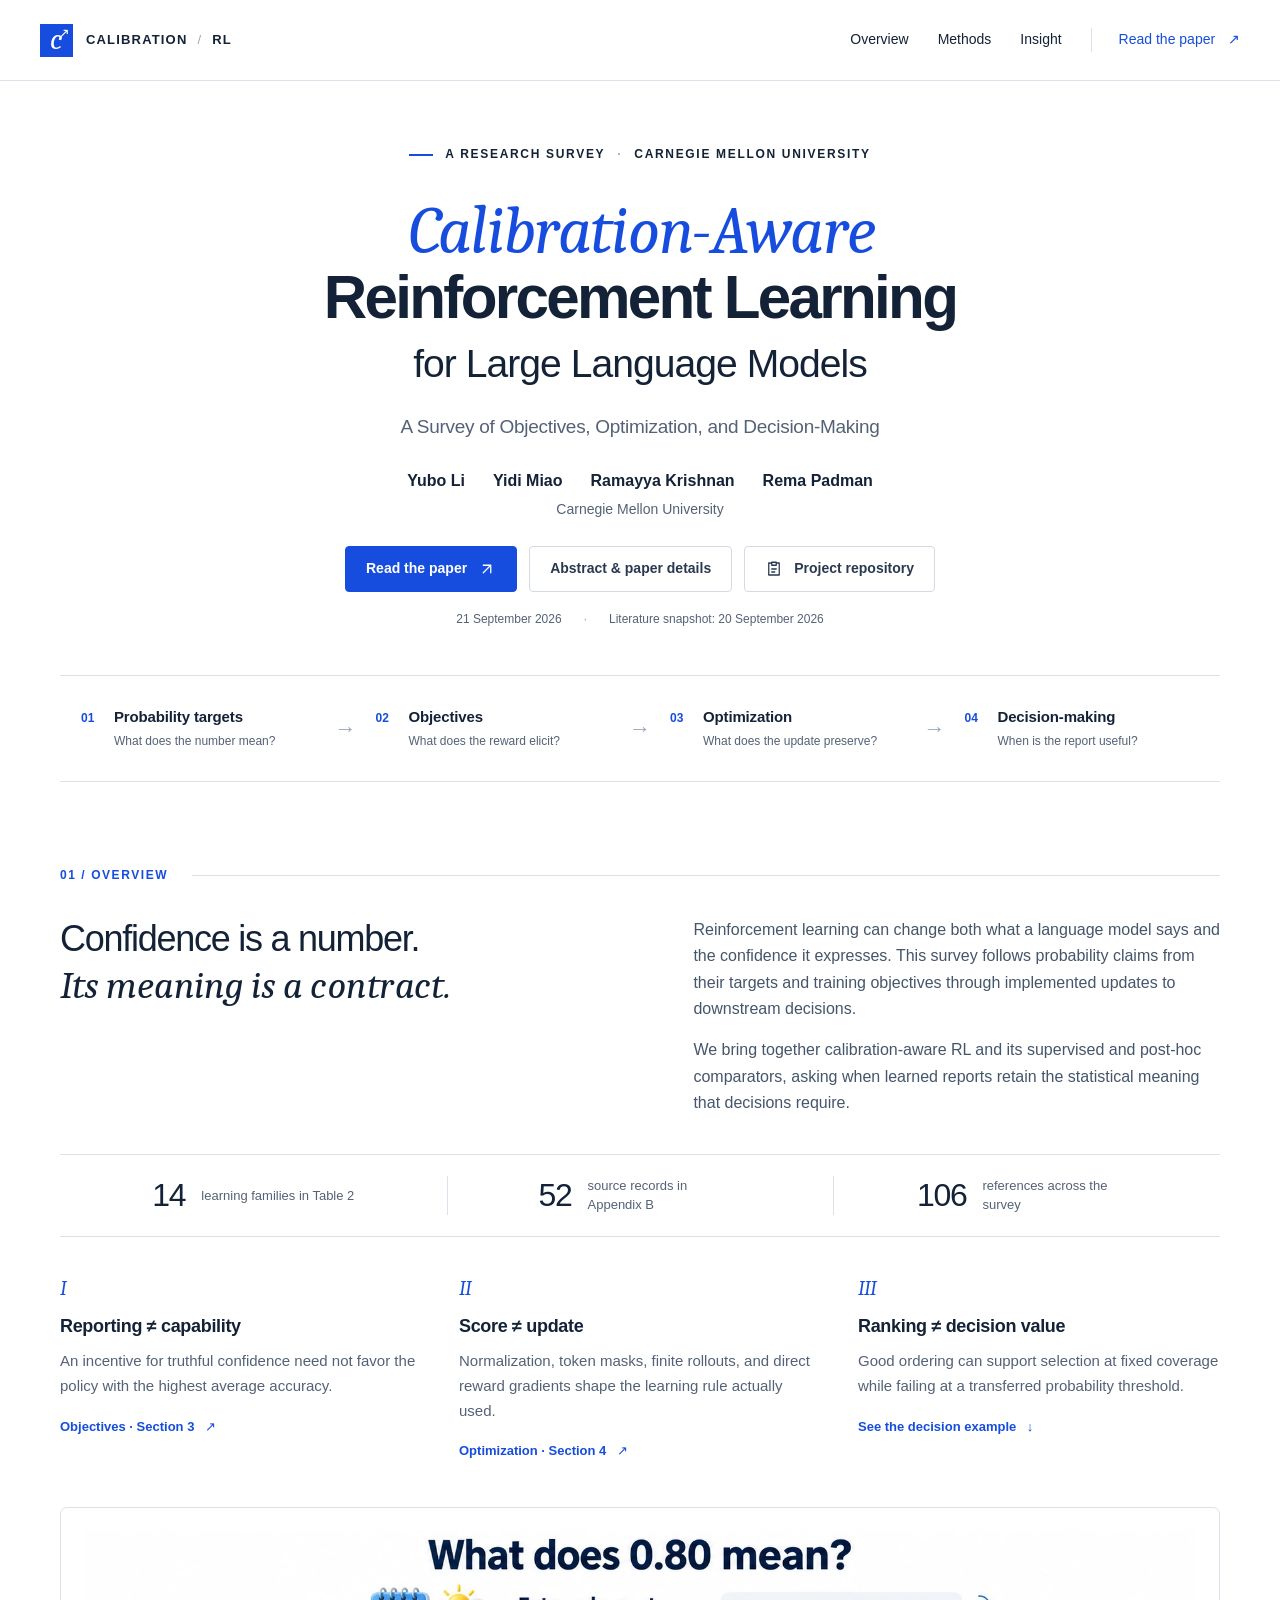
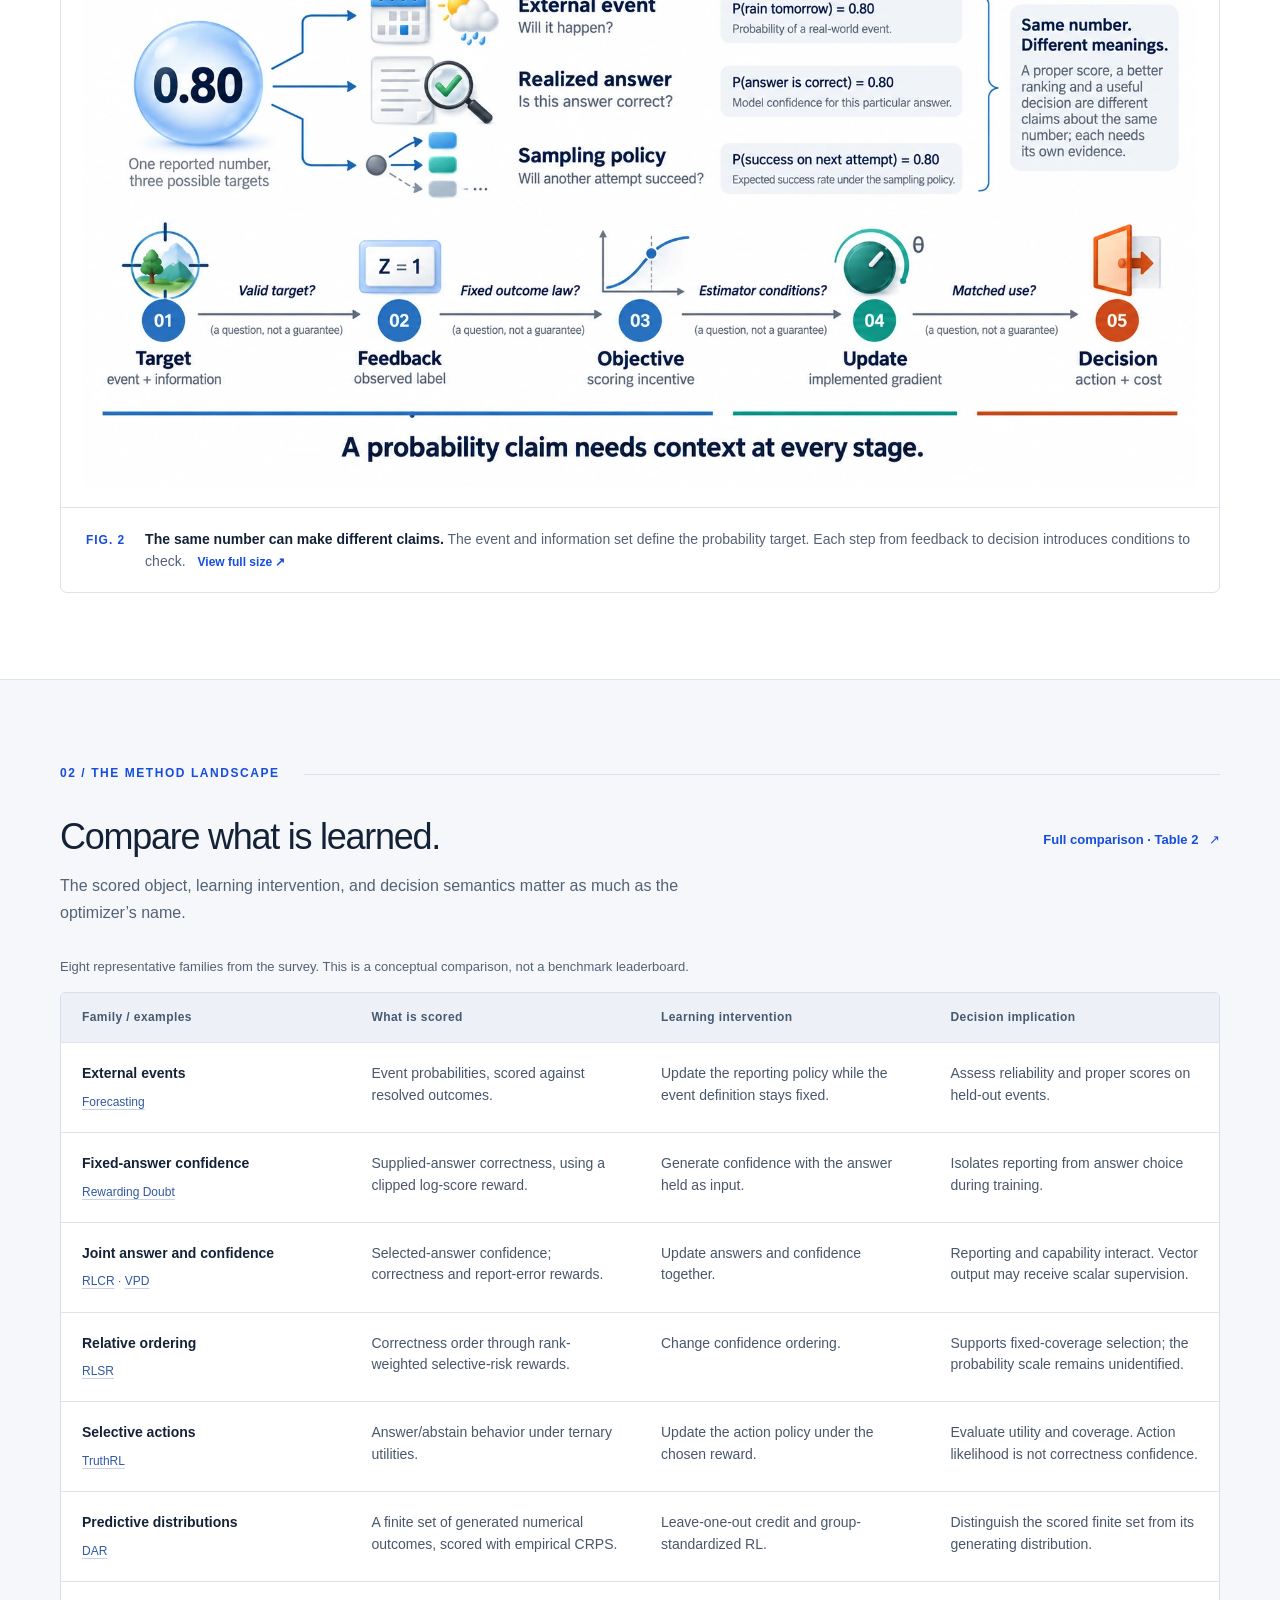
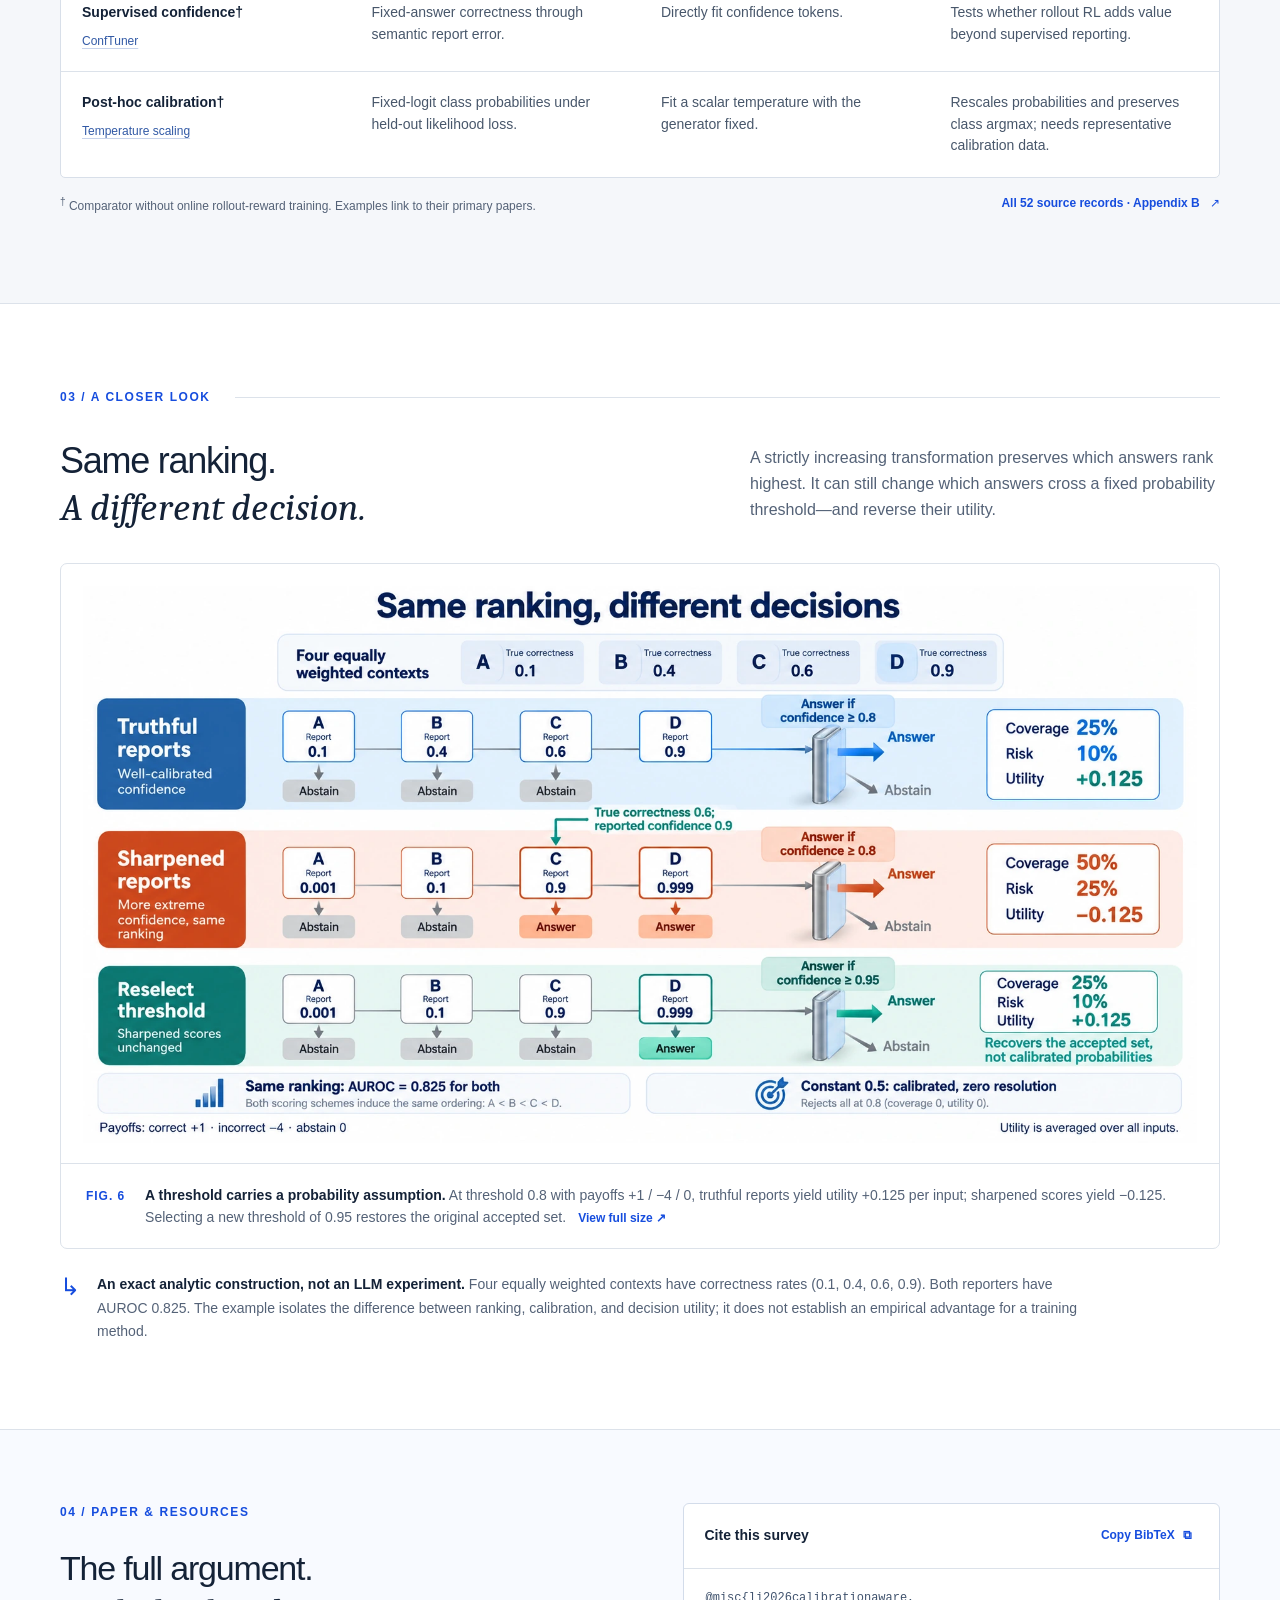
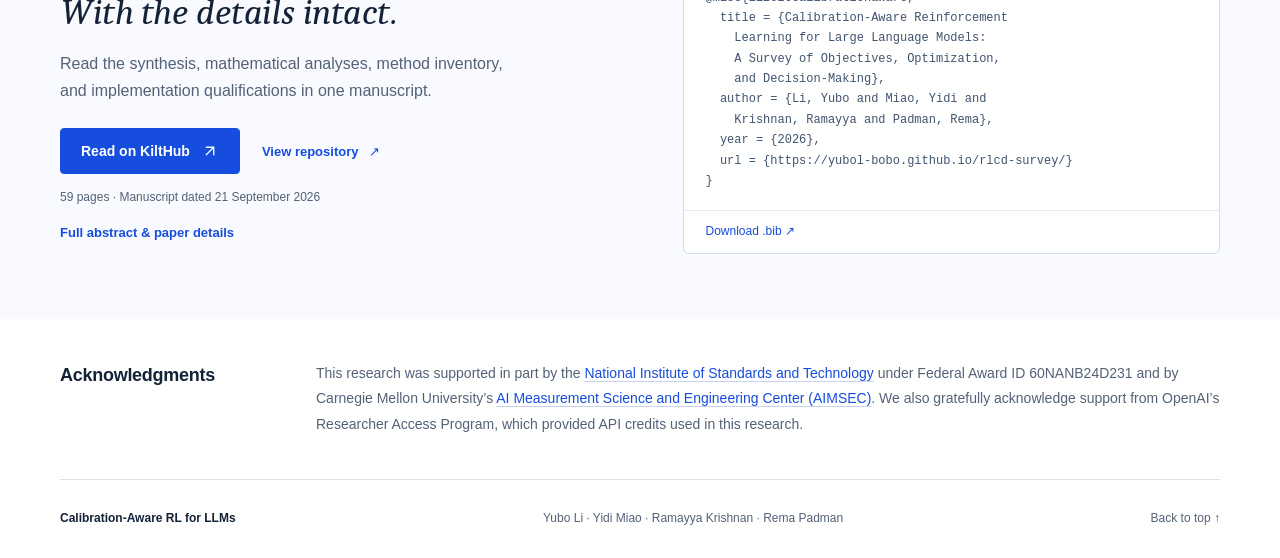
<file: index.html>
<!doctype html>
<html lang="en">
<head>
  <meta charset="utf-8">
  <meta name="viewport" content="width=device-width, initial-scale=1">
  <meta name="theme-color" content="#164dde">
  <title>Calibration-Aware Reinforcement Learning for Large Language Models: A Survey of Objectives, Optimization, and Decision-Making</title>
  <meta name="description" content="A survey of calibration-aware reinforcement learning for large language models: connecting probability targets, objectives, implemented updates, and decision-making.">
  <meta property="og:title" content="Calibration-Aware Reinforcement Learning for Large Language Models">
  <meta property="og:description" content="A survey of objectives, optimization, and decision-making. Yubo Li, Yidi Miao, Ramayya Krishnan, and Rema Padman · Carnegie Mellon University.">
  <meta property="og:type" content="website">
  <meta property="og:url" content="https://yubol-bobo.github.io/rlcd-survey/">
  <meta name="citation_title" content="Calibration-Aware Reinforcement Learning for Large Language Models: A Survey of Objectives, Optimization, and Decision-Making">
  <meta name="citation_author" content="Yubo Li">
  <meta name="citation_author" content="Yidi Miao">
  <meta name="citation_author" content="Ramayya Krishnan">
  <meta name="citation_author" content="Rema Padman">
  <meta name="citation_publication_date" content="2026/09/21">
  <meta name="citation_pdf_url" content="https://yubol-bobo.github.io/rlcd-survey/pdf/calibration-aware-rl-survey.pdf">
  <link rel="canonical" href="https://yubol-bobo.github.io/rlcd-survey/">
  <link rel="sitemap" type="application/xml" href="sitemap.xml">
  <link rel="icon" href="assets/favicon.svg" type="image/svg+xml">
  <link rel="preload" href="assets/fonts/Caladea-Italic.woff" as="font" type="font/woff" crossorigin>
  <link rel="stylesheet" href="styles.css">
  <script src="script.js" defer></script>
</head>
<body>
  <a class="skip-link" href="#overview">Skip to content</a>
  <header class="site-header">
    <div class="nav-wrap">
      <a class="wordmark" href="#top" aria-label="Calibration-aware RL survey home"><span class="brand-symbol" aria-hidden="true">c<span>↗</span></span>CALIBRATION<span class="wordmark-divider">/</span>RL</a>
      <nav aria-label="Main navigation"><a href="#overview">Overview</a><a href="#methods">Methods</a><a href="#insight">Insight</a><a class="nav-paper" href="https://kilthub.cmu.edu/articles/preprint/Calibration-Aware_Reinforcement_Learning_for_Large_Language_Models_A_Survey_of_Objectives_Optimization_and_Decision-Making/33989641?file=69317431">Read the paper <span aria-hidden="true">↗</span></a></nav>
    </div>
  </header>
  <main id="top">
    <section class="hero wrap" aria-labelledby="paper-title">
      <div class="eyebrow"><span class="blue-rule" aria-hidden="true"></span><span>A RESEARCH SURVEY</span><span class="eyebrow-dot">·</span><span class="eyebrow-institution">CARNEGIE MELLON UNIVERSITY</span></div>
      <h1 id="paper-title"><em>Calibration-Aware</em><br>Reinforcement Learning<span class="title-last">for Large Language Models</span></h1>
      <p class="subtitle">A Survey of Objectives, Optimization, and Decision-Making</p>
      <p class="authors"><span>Yubo Li</span><span>Yidi Miao</span><span>Ramayya Krishnan</span><span>Rema Padman</span></p>
      <p class="affiliation">Carnegie Mellon University</p>
      <div class="hero-actions"><a class="button primary" href="https://kilthub.cmu.edu/articles/preprint/Calibration-Aware_Reinforcement_Learning_for_Large_Language_Models_A_Survey_of_Objectives_Optimization_and_Decision-Making/33989641?file=69317431">Read the paper <svg aria-hidden="true" viewBox="0 0 24 24"><path d="M7 17 17 7M7 7h10v10"/></svg></a><a class="button secondary" href="paper.html">Abstract &amp; paper details</a><a class="button secondary" href="https://github.com/yubol-bobo/rlcd-survey"><svg aria-hidden="true" viewBox="0 0 24 24"><path d="M8 4H5v16h14V4h-3M9 3h6v4H9zM9 12h6M9 16h4"/></svg>Project repository</a></div>
      <div class="hero-meta"><span>21 September 2026</span><span>Literature snapshot: 20 September 2026</span></div>
      <div class="pipeline" aria-label="The survey connects probability targets, objectives, implemented updates, and decisions">
        <div><span class="step-number">01</span><span>Probability targets</span><small>What does the number mean?</small></div><span class="pipeline-arrow" aria-hidden="true">→</span>
        <div><span class="step-number">02</span><span>Objectives</span><small>What does the reward elicit?</small></div><span class="pipeline-arrow" aria-hidden="true">→</span>
        <div><span class="step-number">03</span><span>Optimization</span><small>What does the update preserve?</small></div><span class="pipeline-arrow" aria-hidden="true">→</span>
        <div><span class="step-number">04</span><span>Decision-making</span><small>When is the report useful?</small></div>
      </div>
    </section>

    <section class="section wrap" id="overview" aria-labelledby="overview-title">
      <div class="section-label"><span>01 / OVERVIEW</span><span class="section-line"></span></div>
      <div class="overview-grid">
        <h2 id="overview-title">Confidence is a number.<br><em>Its meaning is a contract.</em></h2>
        <div class="overview-copy"><p>Reinforcement learning can change both what a language model says and the confidence it expresses. This survey follows probability claims from their targets and training objectives through implemented updates to downstream decisions.</p><p>We bring together calibration-aware RL and its supervised and post-hoc comparators, asking when learned reports retain the statistical meaning that decisions require.</p></div>
      </div>
      <div class="evidence-strip"><p><strong>14</strong><span>learning families in Table 2</span></p><p><strong>52</strong><span>source records in Appendix B</span></p><p><strong>106</strong><span>references across the survey</span></p></div>
      <div class="insights-grid">
        <article><span class="small-index">I</span><h3>Reporting ≠ capability</h3><p>An incentive for truthful confidence need not favor the policy with the highest average accuracy.</p><a class="text-link" href="https://kilthub.cmu.edu/articles/preprint/Calibration-Aware_Reinforcement_Learning_for_Large_Language_Models_A_Survey_of_Objectives_Optimization_and_Decision-Making/33989641?file=69317431">Objectives · Section 3 <span aria-hidden="true">↗</span></a></article>
        <article><span class="small-index">II</span><h3>Score ≠ update</h3><p>Normalization, token masks, finite rollouts, and direct reward gradients shape the learning rule actually used.</p><a class="text-link" href="https://kilthub.cmu.edu/articles/preprint/Calibration-Aware_Reinforcement_Learning_for_Large_Language_Models_A_Survey_of_Objectives_Optimization_and_Decision-Making/33989641?file=69317431">Optimization · Section 4 <span aria-hidden="true">↗</span></a></article>
        <article><span class="small-index">III</span><h3>Ranking ≠ decision value</h3><p>Good ordering can support selection at fixed coverage while failing at a transferred probability threshold.</p><a class="text-link" href="#insight">See the decision example <span aria-hidden="true">↓</span></a></article>
      </div>
      <figure class="figure-shell overview-figure">
        <a class="figure-link" href="assets/probability-claims.webp" target="_blank" rel="noopener" aria-label="Open Figure 2: What does 0.80 mean? at full size"><img src="assets/probability-claims.webp" width="1774" height="887" loading="lazy" alt="A reported probability of 0.80 can describe an external event, the correctness of one realized answer, or success under a sampling policy. Target, feedback, objective, update, and decision are connected by conditions that need checking."></a>
        <figcaption><span class="figure-number">FIG. 2</span><div><strong>The same number can make different claims.</strong> The event and information set define the probability target. Each step from feedback to decision introduces conditions to check.<a class="figure-full" href="assets/probability-claims.webp" target="_blank" rel="noopener">View full size <span aria-hidden="true">↗</span></a></div></figcaption>
      </figure>
    </section>

    <section class="methods-section" id="methods" aria-labelledby="methods-title"><div class="wrap section">
      <div class="section-label"><span>02 / THE METHOD LANDSCAPE</span><span class="section-line"></span></div>
      <div class="section-heading"><div><h2 id="methods-title">Compare what is learned.</h2><p class="section-intro">The scored object, learning intervention, and decision semantics matter as much as the optimizer’s name.</p></div><a class="text-link" href="https://kilthub.cmu.edu/articles/preprint/Calibration-Aware_Reinforcement_Learning_for_Large_Language_Models_A_Survey_of_Objectives_Optimization_and_Decision-Making/33989641?file=69317431">Full comparison · Table 2 <span aria-hidden="true">↗</span></a></div>
      <p class="table-scope">Eight representative families from the survey. This is a conceptual comparison, not a benchmark leaderboard.</p>
      <p class="mobile-table-hint">Scroll horizontally to compare all four columns <span aria-hidden="true">↔</span></p>
      <div class="table-scroll" role="region" aria-label="Comparison of eight representative learning families" tabindex="0">
        <table><caption class="visually-hidden">Selected learning families, targets, interventions, and decision implications, adapted from Table 2.</caption><colgroup><col class="family-col"><col><col><col></colgroup><thead><tr><th scope="col">Family / examples</th><th scope="col">What is scored</th><th scope="col">Learning intervention</th><th scope="col">Decision implication</th></tr></thead><tbody>
<tr><th scope="row"><strong>External events</strong><span class="method-examples"><a href="https://arxiv.org/abs/2608.28482" title="Forecasting (P001)">Forecasting</a></span></th><td>Event probabilities, scored against resolved outcomes.</td><td>Update the reporting policy while the event definition stays fixed.</td><td>Assess reliability and proper scores on held-out events.</td></tr>
<tr><th scope="row"><strong>Fixed-answer confidence</strong><span class="method-examples"><a href="https://proceedings.iclr.cc/paper_files/paper/2026/hash/bf8065446507b0d3842838564ac4f1f3-Abstract-Conference.html" title="Rewarding Doubt (P011)">Rewarding Doubt</a></span></th><td>Supplied-answer correctness, using a clipped log-score reward.</td><td>Generate confidence with the answer held as input.</td><td>Isolates reporting from answer choice during training.</td></tr>
<tr><th scope="row"><strong>Joint answer and confidence</strong><span class="method-examples"><a href="https://proceedings.iclr.cc/paper_files/paper/2026/hash/615675cc6e94ddb1a783904fb178b5f6-Abstract-Conference.html" title="RLCR (P010)">RLCR</a> · <a href="https://arxiv.org/abs/2511.14275" title="VPD (P067)">VPD</a></span></th><td>Selected-answer confidence; correctness and report-error rewards.</td><td>Update answers and confidence together.</td><td>Reporting and capability interact. Vector output may receive scalar supervision.</td></tr>
<tr><th scope="row"><strong>Relative ordering</strong><span class="method-examples"><a href="https://arxiv.org/abs/2607.03528" title="RLSR (P030)">RLSR</a></span></th><td>Correctness order through rank-weighted selective-risk rewards.</td><td>Change confidence ordering.</td><td>Supports fixed-coverage selection; the probability scale remains unidentified.</td></tr>
<tr><th scope="row"><strong>Selective actions</strong><span class="method-examples"><a href="https://icml.cc/virtual/2026/poster/63785" title="TruthRL (P020)">TruthRL</a></span></th><td>Answer/abstain behavior under ternary utilities.</td><td>Update the action policy under the chosen reward.</td><td>Evaluate utility and coverage. Action likelihood is not correctness confidence.</td></tr>
<tr><th scope="row"><strong>Predictive distributions</strong><span class="method-examples"><a href="https://arxiv.org/abs/2605.20740" title="DAR (P078)">DAR</a></span></th><td>A finite set of generated numerical outcomes, scored with empirical CRPS.</td><td>Leave-one-out credit and group-standardized RL.</td><td>Distinguish the scored finite set from its generating distribution.</td></tr>
<tr><th scope="row"><strong>Supervised confidence†</strong><span class="method-examples"><a href="https://doi.org/10.52202/085713-1783" title="ConfTuner (P009)">ConfTuner</a></span></th><td>Fixed-answer correctness through semantic report error.</td><td>Directly fit confidence tokens.</td><td>Tests whether rollout RL adds value beyond supervised reporting.</td></tr>
<tr><th scope="row"><strong>Post-hoc calibration†</strong><span class="method-examples"><a href="https://proceedings.mlr.press/v70/guo17a.html" title="Temperature scaling (P055)">Temperature scaling</a></span></th><td>Fixed-logit class probabilities under held-out likelihood loss.</td><td>Fit a scalar temperature with the generator fixed.</td><td>Rescales probabilities and preserves class argmax; needs representative calibration data.</td></tr>
        </tbody></table>
      </div>
      <div class="table-note"><p><sup>†</sup> Comparator without online rollout-reward training. Examples link to their primary papers.</p><a class="text-link" href="https://kilthub.cmu.edu/articles/preprint/Calibration-Aware_Reinforcement_Learning_for_Large_Language_Models_A_Survey_of_Objectives_Optimization_and_Decision-Making/33989641?file=69317431">All 52 source records · Appendix B <span aria-hidden="true">↗</span></a></div>
    </div></section>

    <section class="section wrap" id="insight" aria-labelledby="insight-title">
      <div class="section-label"><span>03 / A CLOSER LOOK</span><span class="section-line"></span></div>
      <div class="section-heading insight-heading"><div><h2 id="insight-title">Same ranking.<br><em>A different decision.</em></h2></div><p class="section-intro">A strictly increasing transformation preserves which answers rank highest. It can still change which answers cross a fixed probability threshold—and reverse their utility.</p></div>
      <figure class="figure-shell">
        <a class="figure-link" href="assets/decision-thresholds.webp" target="_blank" rel="noopener" aria-label="Open Figure 6: the decision threshold example at full size"><img src="assets/decision-thresholds.webp" width="1774" height="887" loading="lazy" alt="An exact four-context example compares truthful confidence with sharpened scores. At the same threshold of 0.8, truthful reports accept only context D, while sharpened scores also accept context C. Both have the same ranking but different risk and utility."></a>
        <figcaption><span class="figure-number">FIG. 6</span><div><strong>A threshold carries a probability assumption.</strong> At threshold 0.8 with payoffs +1 / −4 / 0, truthful reports yield utility +0.125 per input; sharpened scores yield −0.125. Selecting a new threshold of 0.95 restores the original accepted set.<a class="figure-full" href="assets/decision-thresholds.webp" target="_blank" rel="noopener">View full size <span aria-hidden="true">↗</span></a></div></figcaption>
      </figure>
      <div class="analytic-note"><span class="note-mark" aria-hidden="true">↳</span><p><strong>An exact analytic construction, not an LLM experiment.</strong> Four equally weighted contexts have correctness rates (0.1, 0.4, 0.6, 0.9). Both reporters have AUROC 0.825. The example isolates the difference between ranking, calibration, and decision utility; it does not establish an empirical advantage for a training method.</p></div>
    </section>

    <section class="paper-section" id="paper" aria-labelledby="paper-section-title"><div class="wrap paper-grid">
      <div><div class="section-label"><span>04 / PAPER & RESOURCES</span></div><h2 id="paper-section-title">The full argument.<br><em>With the details intact.</em></h2><p>Read the synthesis, mathematical analyses, method inventory, and implementation qualifications in one manuscript.</p><div class="hero-actions"><a class="button primary" href="https://kilthub.cmu.edu/articles/preprint/Calibration-Aware_Reinforcement_Learning_for_Large_Language_Models_A_Survey_of_Objectives_Optimization_and_Decision-Making/33989641?file=69317431">Read on KiltHub <svg aria-hidden="true" viewBox="0 0 24 24"><path d="M7 17 17 7M7 7h10v10"/></svg></a><a class="text-link" href="https://github.com/yubol-bobo/rlcd-survey">View repository <span aria-hidden="true">↗</span></a></div><p class="paper-details">59 pages · Manuscript dated 21 September 2026</p><p class="paper-details"><a class="text-link" href="paper.html">Full abstract &amp; paper details</a></p></div>
      <div class="citation-block"><div class="citation-header"><h3>Cite this survey</h3><button type="button" id="copy-citation" aria-label="Copy BibTeX citation">Copy BibTeX <span aria-hidden="true">⧉</span></button></div><pre><code id="citation-text">@misc{li2026calibrationaware,
  title = {Calibration-Aware Reinforcement
    Learning for Large Language Models:
    A Survey of Objectives, Optimization,
    and Decision-Making},
  author = {Li, Yubo and Miao, Yidi and
    Krishnan, Ramayya and Padman, Rema},
  year = {2026},
  url = {https://yubol-bobo.github.io/rlcd-survey/}
}</code></pre><div class="citation-bottom"><a href="citation.bib" download>Download .bib <span aria-hidden="true">↗</span></a><span id="copy-status" role="status" aria-live="polite"></span></div></div>
    </div></section>
    <section class="acknowledgments wrap" id="acknowledgments" aria-labelledby="acknowledgments-title">
      <h2 id="acknowledgments-title">Acknowledgments</h2>
      <p>This research was supported in part by the <a href="https://ror.org/05xpvk416">National Institute of Standards and Technology</a> under Federal Award ID 60NANB24D231 and by Carnegie Mellon University’s <a href="https://www.cmu.edu/aimsec/research/index.html">AI Measurement Science and Engineering Center (AIMSEC)</a>. We also gratefully acknowledge support from OpenAI’s Researcher Access Program, which provided API credits used in this research.</p>
    </section>
  </main>
  <footer class="wrap"><p>Calibration-Aware RL for LLMs</p><p>Yubo Li · Yidi Miao · Ramayya Krishnan · Rema Padman</p><a href="#top">Back to top <span aria-hidden="true">↑</span></a></footer>
</body>
</html>
</file>
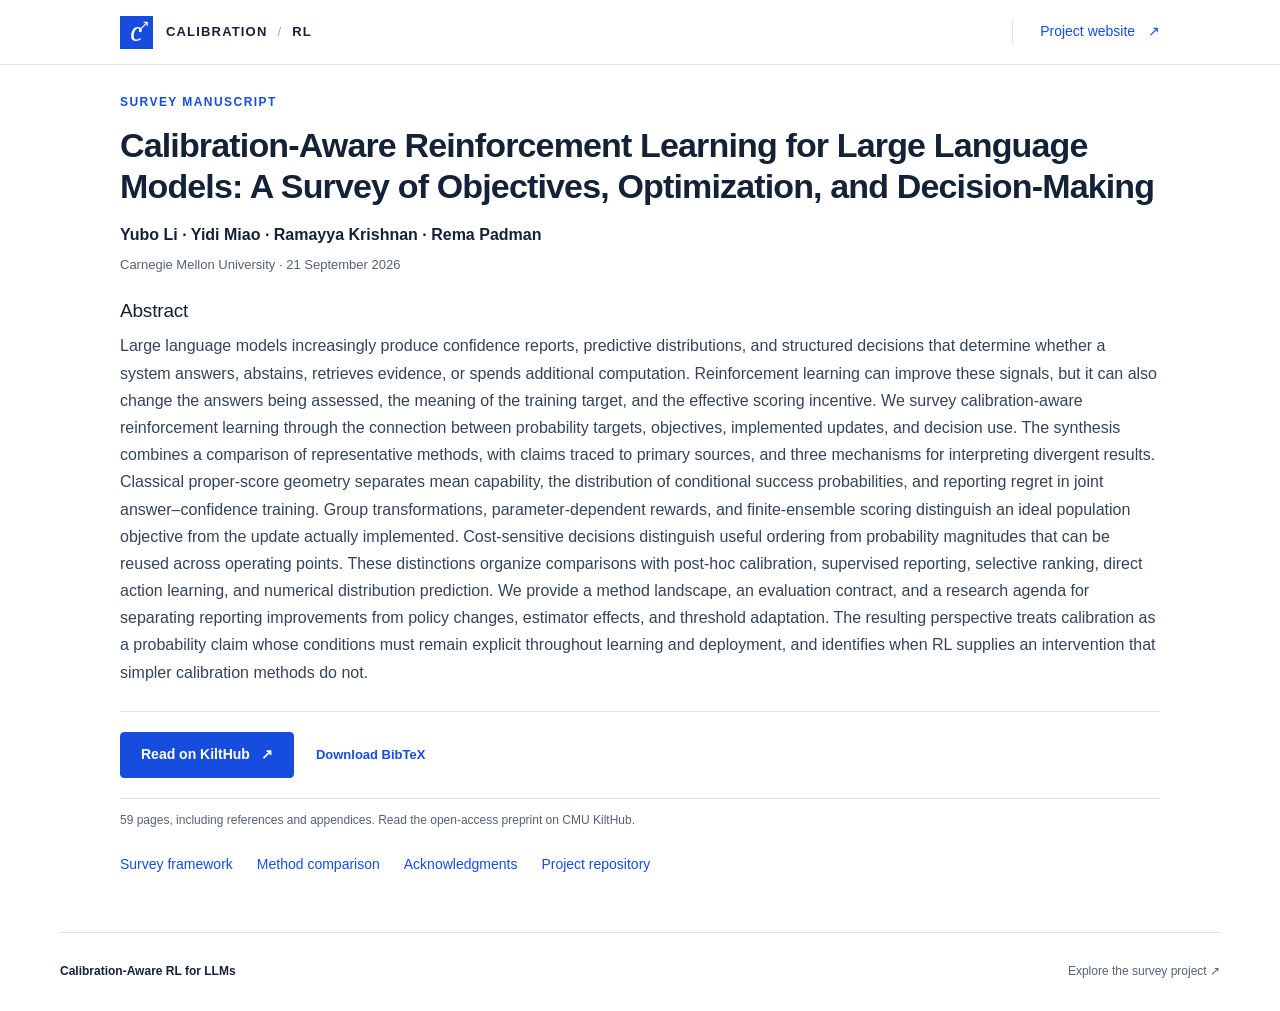
<file: paper.html>
<!doctype html>
<html lang="en">
<head>
  <meta charset="utf-8">
  <meta name="viewport" content="width=device-width, initial-scale=1">
  <meta name="theme-color" content="#164dde">
  <title>Calibration-Aware Reinforcement Learning for Large Language Models: A Survey of Objectives, Optimization, and Decision-Making</title>
  <meta name="description" content="A survey connecting probability targets, objectives, implemented updates, and decision-making in calibration-aware reinforcement learning for large language models.">
  <meta name="citation_title" content="Calibration-Aware Reinforcement Learning for Large Language Models: A Survey of Objectives, Optimization, and Decision-Making">
  <meta name="citation_author" content="Yubo Li">
  <meta name="citation_author" content="Yidi Miao">
  <meta name="citation_author" content="Ramayya Krishnan">
  <meta name="citation_author" content="Rema Padman">
  <meta name="citation_publication_date" content="2026/09/21">
  <meta name="citation_pdf_url" content="https://yubol-bobo.github.io/rlcd-survey/pdf/calibration-aware-rl-survey.pdf">
  <link rel="canonical" href="https://yubol-bobo.github.io/rlcd-survey/paper.html">
  <link rel="alternate" type="application/pdf" href="https://yubol-bobo.github.io/rlcd-survey/pdf/calibration-aware-rl-survey.pdf" title="Full paper">
  <link rel="sitemap" type="application/xml" href="sitemap.xml">
  <meta property="og:type" content="article">
  <meta property="og:title" content="Calibration-Aware Reinforcement Learning for Large Language Models: A Survey of Objectives, Optimization, and Decision-Making">
  <meta property="og:description" content="By Yubo Li, Yidi Miao, Ramayya Krishnan, and Rema Padman. Full abstract and open-access manuscript.">
  <meta property="og:url" content="https://yubol-bobo.github.io/rlcd-survey/paper.html">
  <link rel="icon" href="assets/favicon.svg" type="image/svg+xml">
  <link rel="stylesheet" href="styles.css">
  <link rel="stylesheet" href="paper.css">
  <script type="application/ld+json">{"@context": "https://schema.org", "@type": "ScholarlyArticle", "headline": "Calibration-Aware Reinforcement Learning for Large Language Models: A Survey of Objectives, Optimization, and Decision-Making", "name": "Calibration-Aware Reinforcement Learning for Large Language Models: A Survey of Objectives, Optimization, and Decision-Making", "author": [{"@type": "Person", "name": "Yubo Li"}, {"@type": "Person", "name": "Yidi Miao"}, {"@type": "Person", "name": "Ramayya Krishnan"}, {"@type": "Person", "name": "Rema Padman"}], "datePublished": "2026-09-21", "inLanguage": "en", "url": "https://yubol-bobo.github.io/rlcd-survey/paper.html", "abstract": "Large language models increasingly produce confidence reports, predictive distributions, and structured decisions that determine whether a system answers, abstains, retrieves evidence, or spends additional computation. Reinforcement learning can improve these signals, but it can also change the answers being assessed, the meaning of the training target, and the effective scoring incentive. We survey calibration-aware reinforcement learning through the connection between probability targets, objectives, implemented updates, and decision use. The synthesis combines a comparison of representative methods, with claims traced to primary sources, and three mechanisms for interpreting divergent results. Classical proper-score geometry separates mean capability, the distribution of conditional success probabilities, and reporting regret in joint answer–confidence training. Group transformations, parameter-dependent rewards, and finite-ensemble scoring distinguish an ideal population objective from the update actually implemented. Cost-sensitive decisions distinguish useful ordering from probability magnitudes that can be reused across operating points. These distinctions organize comparisons with post-hoc calibration, supervised reporting, selective ranking, direct action learning, and numerical distribution prediction. We provide a method landscape, an evaluation contract, and a research agenda for separating reporting improvements from policy changes, estimator effects, and threshold adaptation. The resulting perspective treats calibration as a probability claim whose conditions must remain explicit throughout learning and deployment, and identifies when RL supplies an intervention that simpler calibration methods do not.", "encoding": {"@type": "MediaObject", "contentUrl": "https://yubol-bobo.github.io/rlcd-survey/pdf/calibration-aware-rl-survey.pdf", "encodingFormat": "application/pdf"}}</script>
</head>
<body class="paper-page">
  <a class="skip-link" href="#abstract">Skip to abstract</a>
  <header class="site-header"><div class="nav-wrap">
    <a class="wordmark" href="./" aria-label="Calibration-aware RL survey project"><span class="brand-symbol" aria-hidden="true">c<span>↗</span></span>CALIBRATION<span class="wordmark-divider">/</span>RL</a>
    <nav aria-label="Paper navigation"><a class="nav-paper" href="./">Project website <span aria-hidden="true">↗</span></a></nav>
  </div></header>
  <main class="publication">
    <article aria-labelledby="paper-title">
      <p class="publication-kind">Survey manuscript</p>
      <h1 class="citation_title" id="paper-title">Calibration-Aware Reinforcement Learning for Large Language Models: A Survey of Objectives, Optimization, and Decision-Making</h1>
      <p class="publication-authors citation_author">Yubo Li · Yidi Miao · Ramayya Krishnan · Rema Padman</p>
      <p class="publication-meta">Carnegie Mellon University · <time datetime="2026-09-21">21 September 2026</time></p>
      <section class="abstract" id="abstract" aria-labelledby="abstract-title">
        <h2 id="abstract-title">Abstract</h2>
        <p>Large language models increasingly produce confidence reports, predictive distributions, and structured decisions that determine whether a system answers, abstains, retrieves evidence, or spends additional computation. Reinforcement learning can improve these signals, but it can also change the answers being assessed, the meaning of the training target, and the effective scoring incentive. We survey calibration-aware reinforcement learning through the connection between probability targets, objectives, implemented updates, and decision use. The synthesis combines a comparison of representative methods, with claims traced to primary sources, and three mechanisms for interpreting divergent results. Classical proper-score geometry separates mean capability, the distribution of conditional success probabilities, and reporting regret in joint answer–confidence training. Group transformations, parameter-dependent rewards, and finite-ensemble scoring distinguish an ideal population objective from the update actually implemented. Cost-sensitive decisions distinguish useful ordering from probability magnitudes that can be reused across operating points. These distinctions organize comparisons with post-hoc calibration, supervised reporting, selective ranking, direct action learning, and numerical distribution prediction. We provide a method landscape, an evaluation contract, and a research agenda for separating reporting improvements from policy changes, estimator effects, and threshold adaptation. The resulting perspective treats calibration as a probability claim whose conditions must remain explicit throughout learning and deployment, and identifies when RL supplies an intervention that simpler calibration methods do not.</p>
      </section>
      <div class="publication-actions">
        <a class="button primary" href="https://kilthub.cmu.edu/articles/preprint/Calibration-Aware_Reinforcement_Learning_for_Large_Language_Models_A_Survey_of_Objectives_Optimization_and_Decision-Making/33989641?file=69317431">Read on KiltHub <span aria-hidden="true">↗</span></a>
        <a class="text-link" href="citation.bib" download>Download BibTeX</a>
      </div>
      <p class="publication-note">59 pages, including references and appendices. Read the open-access preprint on CMU KiltHub.</p>
      <div class="publication-resources">
        <a href="./#overview">Survey framework</a>
        <a href="./#methods">Method comparison</a>
        <a href="./#acknowledgments">Acknowledgments</a>
        <a href="https://github.com/yubol-bobo/rlcd-survey">Project repository</a>
      </div>
    </article>
  </main>
  <footer class="wrap"><p>Calibration-Aware RL for LLMs</p><a href="./">Explore the survey project <span aria-hidden="true">↗</span></a></footer>
</body>
</html>
</file>
<file: styles.css>
@font-face{font-family:Caladea;src:url('assets/fonts/Caladea-Italic.woff') format('woff');font-style:italic;font-weight:400;font-display:swap}
:root{--ink:#142237;--muted:#546277;--blue:#164dde;--line:#dce2ea;--pale:#f5f7fa;--wrap:1160px;--serif:Caladea,Georgia,serif}
*{box-sizing:border-box}html{scroll-behavior:smooth;scroll-padding-top:100px}body{margin:0;background:#fff;color:var(--ink);font:16px/1.65 -apple-system,BlinkMacSystemFont,'Segoe UI',Arial,sans-serif;-webkit-font-smoothing:antialiased}a{color:inherit;text-decoration:none}button{font:inherit}a,button{-webkit-tap-highlight-color:transparent}a:focus-visible,button:focus-visible,.table-scroll:focus-visible{outline:3px solid var(--blue);outline-offset:5px}::selection{background:#dce8ff;color:#13377c}.wrap{width:min(var(--wrap),calc(100% - 96px));margin-inline:auto}.site-header{border-bottom:1px solid var(--line);background:rgba(255,255,255,.97);position:sticky;top:0;z-index:10}.nav-wrap{width:min(1320px,calc(100% - 80px));height:80px;margin:auto;display:flex;align-items:center;justify-content:space-between}.wordmark{display:flex;align-items:center;gap:10px;font-size:13px;font-weight:750;letter-spacing:.09em}.wordmark-divider{color:#9ba6b7;font-weight:400}.brand-symbol{position:relative;background:var(--blue);color:white;font:italic 29px var(--serif);width:33px;height:33px;text-align:center;line-height:28px;letter-spacing:0;margin-right:3px}.brand-symbol span{position:absolute;right:3px;top:1px;font:14px Arial}nav{display:flex;align-items:center;gap:29px;font-size:14px;font-weight:500}nav a:hover,nav a[aria-current],.text-link:hover{color:var(--blue)}.nav-paper{padding-left:27px;border-left:1px solid var(--line);color:var(--blue)}.nav-paper span{padding-left:9px}.hero{padding-top:64px;text-align:center}.eyebrow{font-size:12px;letter-spacing:.14em;font-weight:600;display:flex;align-items:center;justify-content:center;gap:12px}.blue-rule{width:24px;height:2px;background:var(--blue)}.eyebrow-dot{color:#9ba6b7}h1,h2,h3,p{margin:0}h1{font-size:clamp(42px,4.7vw,69px);font-weight:550;line-height:1.09;letter-spacing:-.045em;margin:28px 0 21px}h1 em{font-family:var(--serif);font-weight:400;color:var(--blue);font-size:1.1em;letter-spacing:-.035em}h1 .title-last{display:block;font-size:.65em;letter-spacing:-.025em;line-height:1.3;margin-top:8px;font-weight:430}.subtitle{font-size:19px;color:var(--muted);letter-spacing:-.015em}.authors{display:flex;flex-wrap:wrap;justify-content:center;gap:8px 28px;margin-top:26px;font-size:16px;font-weight:550}.affiliation{font-size:14px;color:var(--muted);margin-top:4px}.hero-actions{display:flex;flex-wrap:wrap;align-items:center;justify-content:center;gap:12px;margin-top:24px}.button{min-height:46px;padding:10px 20px;border:1px solid var(--blue);display:inline-flex;align-items:center;justify-content:center;gap:11px;border-radius:4px;font-weight:600;font-size:14px;transition:background .15s,transform .15s}.button:hover{transform:translateY(-2px)}.button.primary{background:var(--blue);color:white}.button.primary:hover{background:#123eb2}.button.secondary{border-color:#d3dae4;background:white;color:#29394f}.button.secondary:hover{background:var(--pale)}.button svg{width:18px;height:18px;fill:none;stroke:currentColor;stroke-width:1.7;stroke-linecap:round;stroke-linejoin:round}.hero-meta{font-size:12px;display:flex;justify-content:center;gap:22px;color:var(--muted);margin-top:18px}.hero-meta span+span:before{content:'·';margin-right:22px;color:#8b96a7}.pipeline{margin-top:46px;padding:29px 5px;border-top:1px solid var(--line);border-bottom:1px solid var(--line);display:grid;grid-template-columns:1fr 28px 1fr 28px 1fr 28px 1fr;align-items:center;text-align:left}.pipeline>div{padding-left:16px;display:grid;grid-template-columns:26px 1fr;gap:2px 7px}.pipeline .step-number{grid-row:span 2;color:var(--blue);font-size:12px;margin-top:4px;font-weight:600}.pipeline div>span:not(.step-number){font-weight:600;font-size:15px;letter-spacing:-.01em}.pipeline small{font-size:12px;color:var(--muted);white-space:nowrap}.pipeline-arrow{color:#9ca9ba;font-size:22px;text-align:center}.section{padding-top:84px;padding-bottom:86px}.section-label{display:flex;align-items:center;gap:24px;color:var(--blue);font-size:12px;font-weight:650;letter-spacing:.13em;margin-bottom:31px}.section-line{height:1px;background:var(--line);flex:1}h2{font-size:36px;line-height:1.22;letter-spacing:-.035em;font-weight:540}h2 em{font-family:var(--serif);font-weight:400;letter-spacing:-.012em;font-size:1.07em}h3{font-size:18px;line-height:1.4;letter-spacing:-.018em;font-weight:620}.overview-grid{display:grid;grid-template-columns:1.07fr 1fr;gap:70px;align-items:start}.overview-copy{color:#45556a}.overview-copy p+p{margin-top:15px}.evidence-strip{display:grid;grid-template-columns:repeat(3,1fr);border-block:1px solid var(--line);margin:38px 0 34px;padding:21px 0}.evidence-strip p{display:flex;align-items:center;gap:16px;justify-content:center;border-left:1px solid var(--line)}.evidence-strip p:first-child{border:0}.evidence-strip strong{font-size:32px;font-weight:450;letter-spacing:-.04em;line-height:1.2}.evidence-strip span{font-size:13px;line-height:1.4;max-width:155px;color:var(--muted)}.insights-grid{display:grid;grid-template-columns:repeat(3,1fr);gap:37px}.small-index{color:var(--blue);font-family:var(--serif);font-style:italic;font-size:20px;display:block;margin-bottom:10px}.insights-grid p{font-size:15px;color:var(--muted);line-height:1.65;margin-top:10px}.text-link{display:inline-block;font-size:13px;font-weight:550;color:var(--blue)}.text-link span{margin-left:7px}.insights-grid .text-link{margin-top:17px}.figure-shell{margin:33px 0 0;background:#fff;border:1px solid var(--line);border-radius:7px;overflow:hidden}.overview-figure{margin-top:43px}.figure-link{display:block;padding:22px 22px 0}.figure-link img{display:block;width:100%;height:auto}.figure-link:hover{background:#fbfcff}figcaption{display:flex;gap:20px;border-top:1px solid var(--line);padding:20px 25px;font-size:14px;color:var(--muted);line-height:1.6;margin-top:20px}figcaption strong{color:var(--ink);font-weight:600}.figure-number{flex-shrink:0;font-size:12px;font-weight:700;letter-spacing:.08em;color:var(--blue);padding-top:3px}.figure-full{display:inline-block;white-space:nowrap;color:var(--blue);font-size:12px;font-weight:600;margin-left:12px}.methods-section{background:var(--pale);border-block:1px solid var(--line)}.section-heading{display:flex;justify-content:space-between;align-items:flex-start;gap:45px}.section-heading>.text-link{flex-shrink:0;margin-top:14px}.section-intro{color:var(--muted);max-width:650px;margin-top:14px}.table-scope{font-size:13px;color:var(--muted);margin-top:30px;margin-bottom:15px}.table-scroll{overflow-x:auto;border:1px solid #d8dfe9;border-radius:5px;background:white;scrollbar-color:#9cabbe #edf1f6}table{border-collapse:collapse;table-layout:fixed;width:100%;text-align:left;font-size:14px;line-height:1.55}th,td{padding:20px 21px;vertical-align:top;border-bottom:1px solid var(--line)}thead th{font-size:12px;letter-spacing:.035em;color:#465970;background:#edf1f7;font-weight:650;padding-block:15px}td,tbody th{font-weight:400}tbody tr:last-child>*{border-bottom:0}.family-col{width:25%}tbody th>strong{display:block;font-size:14px;font-weight:630;color:var(--ink)}.method-examples{display:block;font-size:12px;line-height:1.6;color:var(--muted);margin-top:8px}.method-examples a{color:#3159a5;text-decoration:underline;text-decoration-color:#c7d3eb;text-underline-offset:3px}.method-examples a:hover{text-decoration-color:var(--blue)}tbody td{color:#48576b}.table-note{display:flex;gap:35px;justify-content:space-between;margin-top:16px;font-size:12px;color:var(--muted)}.table-note .text-link{flex-shrink:0;font-size:12px}.mobile-table-hint{display:none}.insight-heading{align-items:center}.insight-heading>.section-intro{max-width:470px;margin:0}.analytic-note{display:flex;gap:17px;font-size:14px;color:var(--muted);margin-top:24px;line-height:1.65;max-width:1020px}.analytic-note strong{color:var(--ink);font-weight:600}.note-mark{color:var(--blue);font-size:24px;line-height:1.2}.paper-section{border-top:1px solid var(--line);background:#f8faff;padding:73px 0 65px}.paper-grid{display:grid;grid-template-columns:1fr 1fr;gap:85px}.paper-grid .section-label{margin-bottom:25px}.paper-grid h2{font-size:34px}.paper-grid>div>p{margin-top:18px;color:var(--muted);max-width:470px}.paper-grid .hero-actions{justify-content:flex-start;gap:22px}.paper-grid .paper-details{font-size:12px;margin-top:14px}.citation-block{align-self:center;border:1px solid #d3dcea;border-radius:6px;background:white;overflow:hidden}.citation-header{display:flex;align-items:center;justify-content:space-between;padding:16px 21px;border-bottom:1px solid var(--line);gap:10px}.citation-header h3{font-size:14px;letter-spacing:0}.citation-header button{background:transparent;border:0;color:var(--blue);font-size:12px;font-weight:600;padding:6px;cursor:pointer}.citation-header button:hover{background:#eef3ff;border-radius:3px}.citation-header button span{margin-left:5px}pre{font:12px/1.7 'Cascadia Code',Consolas,monospace;margin:0;padding:19px 22px;overflow-x:auto;color:#40536e;tab-size:2}.citation-bottom{display:flex;justify-content:space-between;gap:10px;border-top:1px solid #e6ebf3;padding:11px 22px;font-size:12px;color:var(--blue)}footer{display:flex;align-items:center;justify-content:space-between;gap:24px;padding-block:29px;font-size:12px;color:var(--muted)}footer p:first-child{font-weight:650;color:var(--ink)}footer a{white-space:nowrap}.skip-link{position:fixed;top:8px;left:12px;padding:10px 15px;background:var(--blue);color:white;transform:translateY(-180%);z-index:100}.skip-link:focus{transform:translateY(0)}.visually-hidden{position:absolute;width:1px;height:1px;margin:-1px;padding:0;overflow:hidden;clip:rect(0,0,0,0);white-space:nowrap;border:0}
@media(min-width:1550px){.hero{padding-top:80px}h1{font-size:74px}.pipeline{margin-top:54px}}
@media(max-width:1100px){.wrap{width:calc(100% - 64px)}.nav-wrap{width:calc(100% - 48px)}.pipeline>div{padding-left:4px;grid-template-columns:22px 1fr;gap:2px 4px}.pipeline{grid-template-columns:1fr 16px 1fr 16px 1fr 16px 1fr}.pipeline small{font-size:12px;white-space:normal}.pipeline div>span:not(.step-number){font-size:14px}.overview-grid{gap:40px}h2{font-size:32px}.paper-grid{gap:40px}th,td{padding:17px 15px}.section-heading{gap:25px}.insight-heading>.section-intro{max-width:420px}.section{padding-block:68px}footer{font-size:12px}}
@media(max-width:760px){html{scroll-padding-top:85px}.wrap{width:calc(100% - 40px)}.nav-wrap{width:calc(100% - 36px);height:65px}.wordmark{font-size:12px;gap:6px;letter-spacing:.05em}.brand-symbol{width:28px;height:28px;line-height:24px;font-size:25px}nav{gap:18px;font-size:12px}nav>a:not(.nav-paper){display:none}.nav-paper{padding-left:0;border:0}.nav-paper span{padding-left:4px}.hero{padding-top:45px}.eyebrow{font-size:12px;letter-spacing:.09em;gap:7px}.blue-rule{width:15px}h1{font-size:clamp(34px,6.5vw,48px);line-height:1.13;letter-spacing:-.045em;margin-top:23px}h1 .title-last{font-size:.66em;margin-top:11px}.subtitle{font-size:16px;max-width:390px;margin:auto;line-height:1.55;padding-inline:6px}.authors{font-size:14px;gap:5px 19px;max-width:410px;margin-inline:auto;margin-top:23px}.affiliation{font-size:12px}.hero-actions{gap:9px}.button{font-size:13px;padding:10px 15px}.hero-meta{flex-direction:column;gap:1px;font-size:12px}.hero-meta span+span:before{content:none}.pipeline{margin-top:31px;grid-template-columns:1fr 1fr;gap:23px 12px;padding:24px 0}.pipeline-arrow{display:none}.pipeline>div{grid-template-columns:25px 1fr;padding-left:5px}.pipeline small{font-size:12px}.pipeline div>span:not(.step-number){font-size:14px}.section{padding-top:52px;padding-bottom:53px}.section-label{font-size:12px;letter-spacing:.11em;gap:15px;margin-bottom:24px}.overview-grid{grid-template-columns:1fr;gap:24px}h2{font-size:31px}.overview-copy{font-size:16px}.evidence-strip{margin:27px 0 29px;padding-block:20px}.evidence-strip p{flex-direction:column;gap:5px;text-align:center;padding-inline:8px}.evidence-strip strong{font-size:30px}.evidence-strip span{font-size:12px;max-width:100px}.insights-grid{grid-template-columns:1fr;gap:0}.insights-grid article{padding-block:20px;border-top:1px solid var(--line);display:grid;grid-template-columns:24px 1fr;gap:0 12px}.insights-grid article:first-child{border:0;padding-top:0}.insights-grid .small-index{grid-row:span 3;margin:0;font-size:20px;line-height:1.4}.insights-grid h3{font-size:18px}.insights-grid p{margin-top:7px;font-size:15px}.insights-grid .text-link{margin-top:10px}.figure-shell{margin-top:23px;border-radius:4px}.figure-link{padding:10px 7px 0}figcaption{margin-top:10px;padding:14px 14px;gap:12px;font-size:12px}.figure-number{font-size:12px;white-space:nowrap}.figure-full{display:block;margin:7px 0 0;font-size:12px}.section-heading{display:block}.section-heading>.text-link{margin-top:18px}.section-intro{font-size:16px;margin-top:12px}.table-scope{margin-top:24px;margin-bottom:12px;font-size:12px}.mobile-table-hint{display:block;font-size:12px;color:var(--blue);margin-bottom:8px}.table-scroll{margin-right:-20px;border-radius:4px 0 0 4px}table{min-width:880px;font-size:14px}th,td{padding:17px 18px}.table-note{flex-direction:column;gap:10px;font-size:12px}.table-note .text-link{font-size:12px}.insight-heading>.section-intro{margin-top:19px;max-width:none}.analytic-note{font-size:13px;gap:11px}.paper-section{padding-block:51px}.paper-grid{grid-template-columns:1fr;gap:30px}.paper-grid h2{font-size:32px}.paper-grid>div>p{font-size:15px}.paper-grid .paper-details{font-size:12px}.citation-header{padding:13px 16px}pre{font-size:12px;padding:17px 16px}.citation-bottom{padding:11px 16px}footer{flex-wrap:wrap;justify-content:space-between;gap:9px 12px;padding-block:24px;font-size:12px}footer p:nth-child(2){order:3;width:100%;font-size:12px}footer p:first-child{font-size:12px}}
@media(prefers-reduced-motion:reduce){html{scroll-behavior:auto}*,*:before,*:after{transition:none!important;animation:none!important}}

@media(max-width:760px){.eyebrow{flex-wrap:wrap;gap:3px 8px}.eyebrow .blue-rule,.eyebrow-dot{display:none}.eyebrow-institution{width:100%}.authors{display:grid;grid-template-columns:1fr 1fr;gap:5px 15px;max-width:330px}}
.acknowledgments{display:grid;grid-template-columns:220px 1fr;gap:36px;padding-block:42px;border-bottom:1px solid var(--line)}.acknowledgments h2{font-size:18px;font-weight:600;letter-spacing:-.015em;line-height:1.6}.acknowledgments p{font-size:14px;line-height:1.8;color:var(--muted)}.acknowledgments a{color:var(--blue);text-decoration:underline;text-decoration-color:#c7d3eb;text-underline-offset:3px}.acknowledgments a:hover{text-decoration-color:var(--blue)}
@media(max-width:760px){.acknowledgments{grid-template-columns:1fr;gap:13px;padding-block:31px}.acknowledgments p{font-size:14px}}
</file>
<file: paper.css>
/* Compact, directly readable article landing page. */
.paper-page .site-header { position: static; }
.paper-page .nav-wrap { height: 64px; max-width: 1040px; }
.paper-page .publication {
  width: min(1040px, calc(100% - 64px));
  margin: 28px auto 56px;
}
.paper-page .publication-kind {
  color: var(--blue);
  font-size: 12px;
  font-weight: 650;
  letter-spacing: .12em;
  text-transform: uppercase;
}
.paper-page h1 {
  font-size: clamp(25px, 2.7vw, 34px);
  line-height: 1.2;
  letter-spacing: -.025em;
  margin: 12px 0 16px;
  font-weight: 600;
}
.paper-page .publication-authors { font-size: 16px; font-weight: 550; }
.paper-page .publication-meta { font-size: 13px; color: var(--muted); margin-top: 5px; }
.paper-page .abstract { margin-top: 24px; }
.paper-page .abstract h2 { font-size: 19px; letter-spacing: -.01em; margin-bottom: 10px; }
.paper-page .abstract p { font-size: 16px; line-height: 1.7; color: #33445a; }
.paper-page .publication-actions {
  display: flex;
  flex-wrap: wrap;
  align-items: center;
  gap: 12px 22px;
  border-block: 1px solid var(--line);
  padding-block: 20px;
  margin-top: 25px;
}
.paper-page .publication-note { color: var(--muted); font-size: 12px; margin-top: 12px; }
.paper-page .publication-resources { display: flex; flex-wrap: wrap; gap: 12px 24px; margin-top: 22px; }
.paper-page .publication-resources a { color: var(--blue); font-size: 14px; }
.paper-page .publication-resources a:hover { text-decoration: underline; }
.paper-page footer { border-top: 1px solid var(--line); }
@media (max-width: 760px) {
  .paper-page .publication { width: calc(100% - 40px); margin-top: 24px; }
  .paper-page .publication-authors { font-size: 14px; line-height: 1.7; }
  .paper-page .abstract p { font-size: 16px; }
  .paper-page .publication-actions { align-items: flex-start; gap: 12px 18px; }
}
</file>
